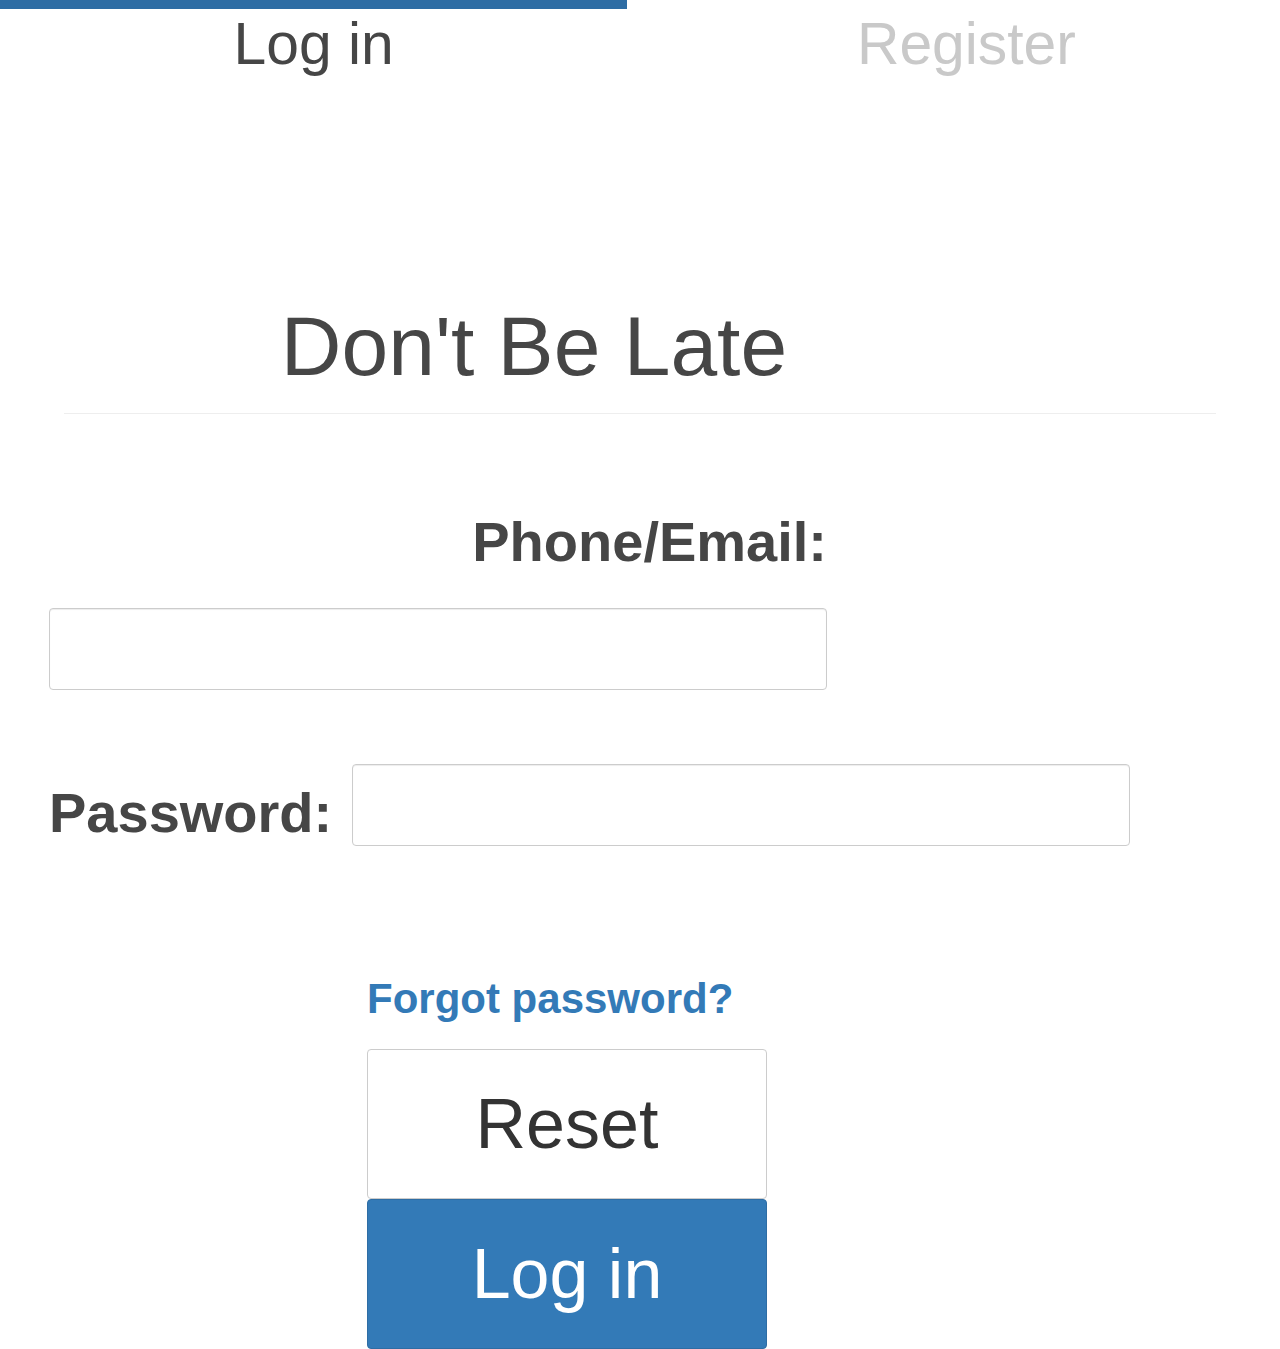
<file: html/index.html>
<!DOCTYPE html>
<html >
<head>
  <meta charset="UTF-8">
  <title>Don't Be Late</title>
  
  <link rel="stylesheet" href="../css/reset.min.css">
	<link rel="stylesheet" href="https://maxcdn.bootstrapcdn.com/bootstrap/3.3.7/css/bootstrap.min.css">
   
  
   <link rel="stylesheet" href="../css/style.css">

  
</head>

<body>
<!-- <div style="text-align:center;clear:both">

</div> -->
  <div class="tab-wrapper">
  
  <ul class="tab-menu">
    <li class="active">Log in</li>
    <li>Register</li>
  
  </ul>
  
  <div class="tab-content">
  <!-- //content shows in the first Tab -->
	<div class="login">
    <h1>Don't Be Late</h1>

  	<hr>

	<div class="row">
      <!-- edit form column -->
        <form class="form-horizontal" role="form" onSubmit="return checkLogin()" id="loginform">
			<span id="notice" class="noti"></span>
          <div class="form-group">
            <label class="col-lg-8 control-label" >Phone/Email:</label>
            <div class="col-lg-8">
              <input class="form-control" type="text" value="" id="entity" maxlength="70">
            </div>
          </div>
          <div class="form-group">
            <label class="col-lg-3 control-label" >Password:</label>
            <div class="col-lg-8">
              <input class="form-control" type="password" value="" id="pwd" maxlength="40">
            </div>
          </div>
          </div>
          <div class="form-group">
            <label class="col-md-3 control-label"></label>
            <div class="col-md-8">
				<a><label id="forgot-password">Forgot password?</label></a></br>
               <input type="reset" class="btn btn-default" value="Reset">
			   &nbsp&nbsp
              <input type="submit" class="btn btn-primary" value="Log in">
              
            </div>
          </div>
        </form>
      </div>
	  <!-- //content shows in the Second Tab -->
    <div class="container">
    <h1>Create a new Account</h1>

  	<hr>

	<div class="row">
      <!-- edit form column -->
	  <form class="form-horizontal" role="form" onSubmit="return checkReg()" id="Regform">
			<div class="form-group">
            <label class="col-lg-3 control-label">Username:</label>
            <div class="col-lg-8">
              <input class="form-control" type="text" value="" maxlength="10" onkeyup="return checkName()" id="regName">
				<label class="noti" id="Namenoti" hidden></label>
			  <label class="noti" >Usernames must be between 3 and 10 characters.<br/><br/></label>
            </div>
          </div>
          <div class="form-group">
            <label class="col-lg-3 control-label">Phone:</label>
            <div class="col-lg-8">
              <input class="form-control" type="text" value="" maxlength="10" onkeyup="return checkPne()" id="regPne">
			  <label class="noti" id="Pnenoti" hidden></label>
			  <label class="noti">We will send you calls or messages as reminders. We will never share your phone number.<br/><br/></label>
            </div>
          </div>
          <div class="form-group">
            <label class="col-lg-3 control-label">Email:</label>
            <div class="col-lg-8">
              <input class="form-control" type="text" value="" onkeyup="return checkEmail()" id="regEmail" maxlength="70">
				<label class="noti" id="Emailnoti" hidden></label>
				<label class="noti">We will never share your email address.<br/><br/></label>
            </div>
          </div>
		  <div class="form-group">
            <label class="col-lg-3 control-label">Password:</label>
            <div class="col-lg-8">
              <input class="form-control" type="password" value="" id="regpwd" onkeyup="return checkPwd()" maxlength="40">
				<label class="noti" id="Pwdnoti" hidden></label>
				<label class="noti">Passwords must be between 6 and 40 characters.<br/><br/></label>
            </div>
				
          </div>
          <div class="form-group">
            <label class="col-lg-3 control-label">Confirm:</label>
            <div class="col-lg-8">
              <input class="form-control" type="password" value="" id="confirm" onkeyup="return checkConpwd()" maxlength="40">
				<label class="noti" id="Connoti" hidden></label>
				<label class="noti">Please confirm your password.<br/><br/></label>
            </div>
			<span id="regnotice" class="noti"></span>	
          </div>

          <div class="form-group">
            <label class="col-md-3 control-label"></label>
            <div class="col-md-8">
               <input type="reset" class="btn btn-default" value="Reset">
				&nbsp&nbsp
              <input type="submit" class="btn btn-primary" value="Create">
              
            </div>
          </div>
        </form>
      </div>
 
</div>
    
  </div><!-- //tab-content -->
  
</div><!-- //tab-wrapper -->




  
  
</div><!-- //tab-wrapper -->
  <script src='../js/jquery.min.js'></script>
	<script  src="../js/formvalid.js"></script>
    <script  src="../js/index.js"></script>

</body>
</html>
</file>
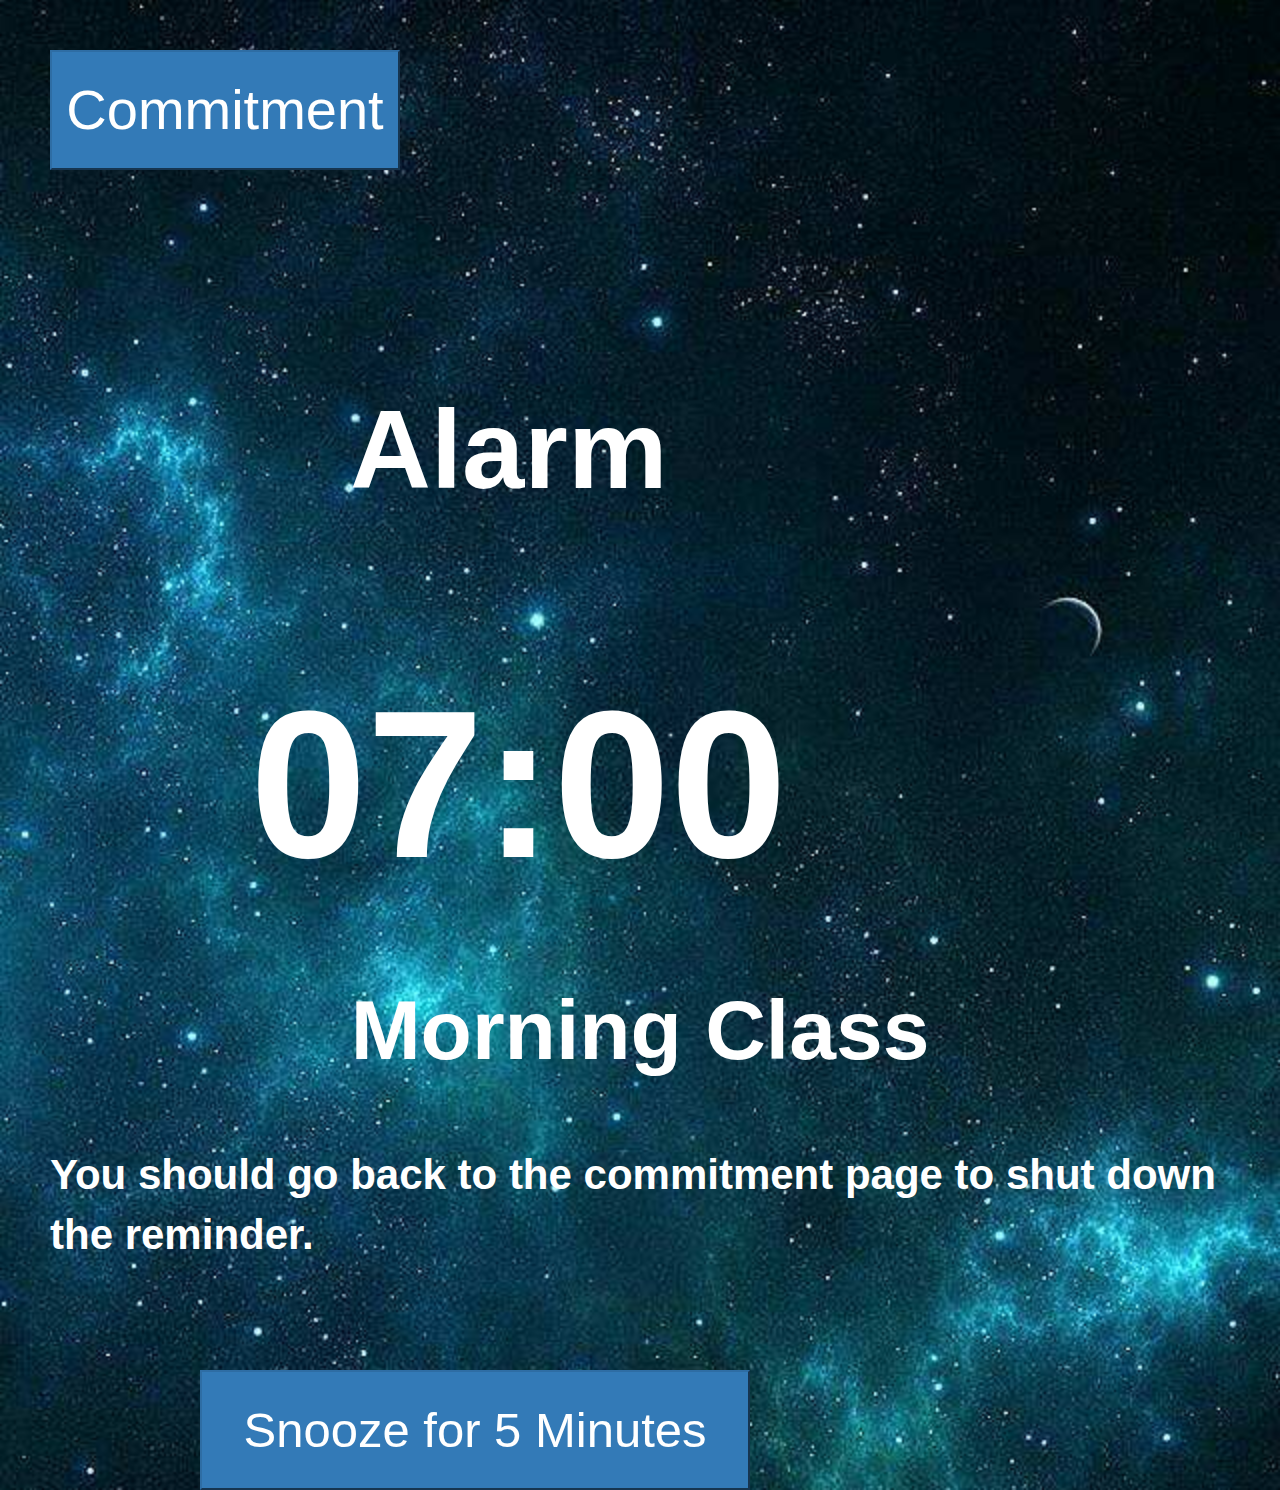
<file: html/alarm.html>
<!DOCTYPE html>
<html >
<header>
	<meta charset="UTF-8">
	<title>Don't Be Late</title>

	
	<link rel="stylesheet" href="https://maxcdn.bootstrapcdn.com/bootstrap/3.3.7/css/bootstrap.min.css">


	<link rel="stylesheet" href="../css/alarmstyle.css">


</header>

<body>
<div>
<div class="cmbtn">
<input type="button" value="Commitment" class="btncm btn-primary">
</div>
<div><label class="alarm">Alarm</label></div>
<div><label class="atime">07:00</label></div>
<div class="cm"><label class="commit">Morning Class</label></div>
<div><label class="notice">You should go back to the commitment page to shut down the reminder.<label></div>
<div><input type="button" value="Snooze for 5 Minutes" class="btnsn btn-primary"></div>

</div>

<script  src="../js/alarmpm.js"></script>
	

	

</body>
</html>
</file>
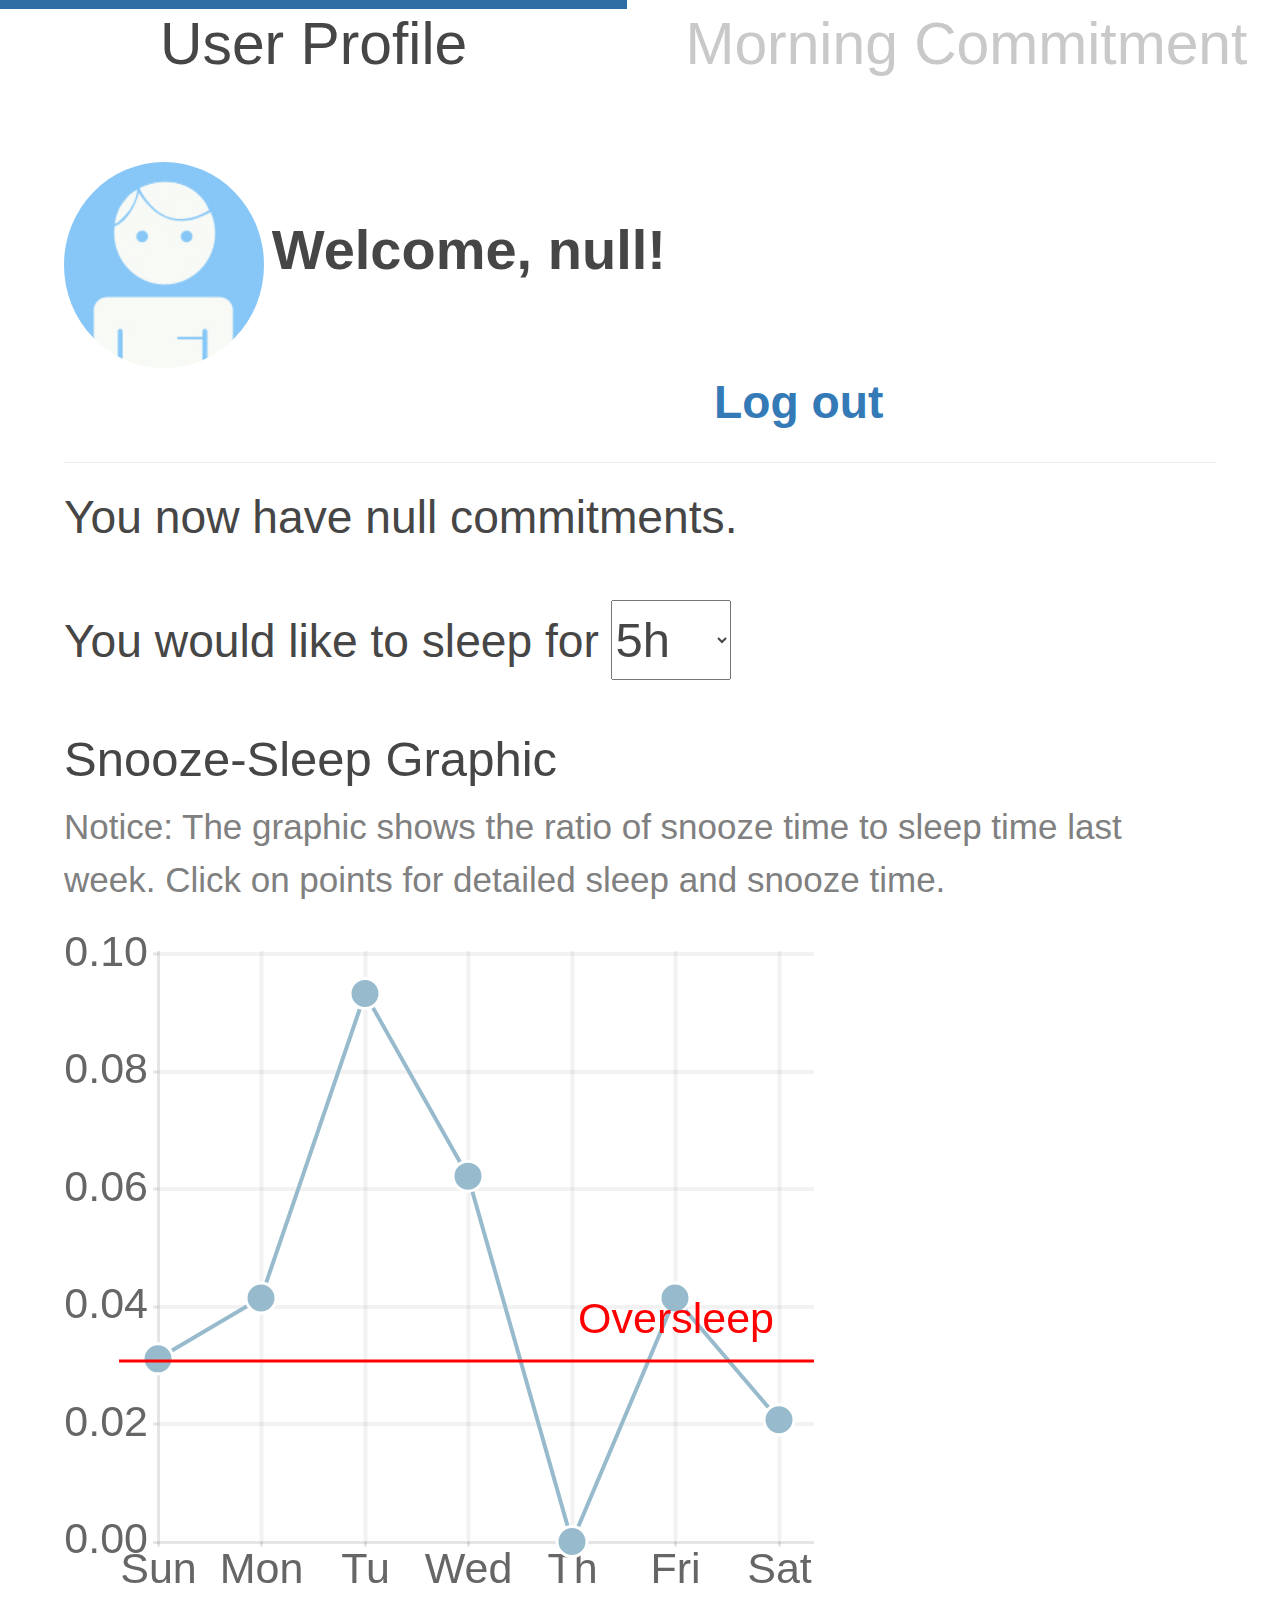
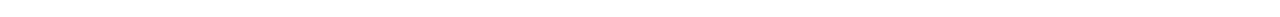
<file: html/main.html>
<!DOCTYPE html>
<html >
<header>
	<meta charset="UTF-8">
	<title>Don't Be Late</title>

	<link rel="stylesheet" href="../css/reset.min.css">
	<link rel="stylesheet" href="https://maxcdn.bootstrapcdn.com/bootstrap/3.3.7/css/bootstrap.min.css">


	<link rel="stylesheet" href="../css/style.css">


</header>

<body>

</div>
<div class="tab-wrapper">

	<ul class="tab-menu">
		<li class="active" id="tab1" onclick="reminderchange()">User Profile</li>
		<li id="tab2" onclick="drawCommit()">Morning Commitment</li>
	</ul>

	<div class="tab-content">
		<!-- //content shows in the first Tab -->
		<div class="profile">
			<img src="../images/head_m.jpg"/>&nbsp&nbsp<label id="CurrentUser" class="welcome">Welcome</label><a onclick="return logout()" id="logout"><br><label class="logout">Log out</label></a></br>	
			<hr>
			<div class="info">
				<label id="ReminderNub" class="noti3"></label><br/><br/><br/>
				<label id="SleepTime" class="noti3"></label>&nbsp&nbsp
				<select id="sleephour" class="selecth" onchange="changesleep()">
					<option value="5">5h</option>
					<option value="6">6h</option>
					<option value="7">7h</option>
					<option value="8">8h</option>
					<option value="9">9h</option>
					<option value="10">10h</option>
				</select><br/><br/><br/>
				<label class="noti4">Snooze-Sleep Graphic</label><br/>
				<label class="noti2">Notice: The graphic shows the ratio of snooze time to sleep time last week. Click on points for detailed sleep and snooze time.</label><br/>
				<canvas id="snooze" width="750" height="700"></canvas>
			</div>
		</div>

		<!-- //content shows in the Second Tab -->
		<div class="commitment">
			//<div class="comm-holder" id="comm"></div>
				<div><img id="imgnone" class="commitment-img" src="../images/sun2.png"></div>
				<label id="Nonrmd" style="font-size:200%;">Commitments you add will show up here.</label>
			<div class="outer" id="rmdform">
				<div class="form-content">
					<div class="form-group2">
						<label class="mc-form" for="usr">Morning Commitment:</label>
						<input type="text" class="form-control" id="name" placeholder="e.g. Morning Yoga">
						<label class="noti" id="comtname" hidden></label>
					</div>
					<div class="form-group2">
						<label class="mc-form" for="usr">Start Time of Commitment:</label>
						<!-- <input type="text" class="form-control" id="usr"> -->
						<input id="time" type="time" value="08:00">&nbsp&nbsp
<!-- 						<select id="apm" class="selecth">
							<option value="a.m." selected>a.m.</option>
							<option value="p.m.">p.m.</option>
						</select> -->
					</div>
					<div class="form-group2">
						<label class="mc-form" for="usr">Preparation Time (Minutes): </label>
						<input type="number" class="form-control" id="prep" placeholder="30">
						<label class="noti" id="comtpt" hidden></label>
					</div>
					<div class="form-group2" id="checkmarks">
						<label class="mc-form" for="usr">Check the commitment frequency: </label>
						<input type="checkbox" class="checkbox" value="Mon" name="date" id="Mon"><label for="Mon" class="noti5">Mon</label>
						<input type="checkbox" class="checkbox" value="Tu" name="date" id="Tu"><label class="noti5" for="Tu">Tu</label>
						<input type="checkbox" class="checkbox" value="Wed" name="date" id="Wed"><label for="Wed" class="noti5">Wed</label>
						<input type="checkbox" class="checkbox" value="Th" name="date" id="Th"><label class="noti5" for="Th">Th</label>
						<input type="checkbox" class="checkbox" value="Fri" name="date" id="Fri"><label for="Fri" class="noti5">Fri</label><br>
						<input type="checkbox" class="checkbox" value="Sat" name="date" id="Sat"><label class="noti5" for="Sat">Sat</label>
						<input type="checkbox" class="checkbox" value="Sun" name="date" id="Sun"><label for="Sun" class="noti5">Sun</label><br>
						<label class="noti" id="comtck" hidden></label>
					</div>

				</div><!-- //form-content -->

				<div class="morning-group">
					<label class="col-md-3 control-label"></label>
					<div class="col-md-8">
						<input type="reset" class="btn btn-default" value="Cancel" onclick="return cancelclick()">
						&nbsp&nbsp
						<input type="submit" class="btn btn-primary" value="Save" onclick="return saveclick()">

					</div>
				</div>

			</div>
			<div class="button-bar">

				<img id="plusbtn" class="button-art" src="../images/add-new2.png" onclick="addreminder()"/>

			</div>

		</div><!-- //tab-content -->

	</div><!-- //tab-wrapper -->



</div><!-- //tab-wrapper -->
<script src='../js/jquery.min.js'></script>
<script  src="../js/formvalid.js"></script>
<script  src="../js/userprofile.js"></script>
<script  src="../js/index.js"></script>
<script  src="../js/Chart.js"></script>
<script  src="../js/commitmentform.js"></script>


</body>
</html>
</file>
<file: css/style.css>
body {
  /*background-color: #383838;*/
  font-family: Arial, sans-serif;
  line-height: 1.5;
  color: #464646;
}

h1 {
  text-align: center;
  font-size: 600%;
  width: 700px;
  position: relative;
  left: 120px;
}

.tab-wrapper {
  /*margin: 60px auto;*/
  /*width: 70%;*/
  /*max-width:500px;*/
}

.tab-menu{
  display: flex;
  justify-content: space-between;
}

.tab-menu li {
  position:relative;
  background-color: #fff;
  color:#bcbcbc;
  display: inline-block;
  /*padding: 20px 40px;*/
  opacity: 0.8;
  cursor:pointer;
  z-index:0;

  text-align: center;
  width: 49%;
  font-size: 420%;
}

.tab-menu li:hover {
  color:#464646;
}

.tab-menu li.active {
  color:#464646;
  opacity: 1;
}

.tab-menu li.active:hover {
  color:#464646;
}

.tab-content>div {
  background-color: #fff;
  box-sizing:border-box;
  width: 100%;
  padding: 5%;   
  min-height:420%;
}

.line {
  position:absolute;
  width: 0;
  height: 10%;
  background-color: #2e6da4;
  top: 0;
  left: 0;
}

.container{

    width:50%;
    margin: auto;
    margin-top: 10%;
    padding: 0;
    border: 2% solid #0F3B75;
    height: 80%;
}
.login{
  width:50%;
  margin: auto;
  margin-top: 10%;
  padding: 0;
  border: 2% solid #0F3B75;
  height: 60%;

}
.col-lg-3
{
	align-items:right;
}

.control-label {
  font-size: 400%;
}

.form-control {
  padding: 40px 50px;
  line-height: 50px;
  font-size: 50px;
}

.btn {
  height: 150px;
  width: 400px;
  font-size: 500%;
}

.button{
  border: none;
  color: #0F3B75;
  padding: 10;
  text-align: center;
  text-decoration: none;
  display: inline-block;
  font-size: 500%;
}

#forgot-password {
  font-size: 300%;
}

/* On mouse-over, add a grey background color */
.container:hover input ~ .checkmark {
  background-color: #ccc;
}






/* MC/UP */


.profile{
	width:50%;
  margin: auto;
  margin-top: 0;
  padding: 0;
  /*border: 3px solid #0F3B75;*/
  height: 1500px;
}
.profile img{
	border-radius:50%;
	width:200px;
	height:15%;
}
.noti{

	font-size:250%;
	color:	#808080;
	font-weight:normal;
}
.noti2{
	font-size:250%;
	color:	#808080;
	font-weight:normal;
}
.noti3{
	font-size:330%;
	font-weight:normal;
}
.noti4{
	font-size:350%;
	font-weight:normal;
}
.noti5{
	font-size:300%;
	font-weight:normal;
	float:left;
	margin-left:4px;
	margin-right:15px;
}
.welcome{
	font-size:400%;
}


#logout {
  font-size: 300%;
}


/* Commitment Page */

.commitment{
  width:80%;
  margin-bottom: 200px;
  /*margin: auto;*/
  /*margin-top: 5%;*/
  /*padding: 0;*/
/* border: 3px solid #0F3B75;*/
  /*height: 80vh;*/
  position: relative;
}

.comm-holder{
	width: 100%;
	height: 80%;
  clear:both;
}

.commitment-wrapper{
  /*background-image: url("../images/Square-512.png");*/
  background-repeat: no-repeat;
  background-size: 100%,auto;
  background-position: center;
  height: 30%;
  width: 100%;
  margin-bottom: 8%;
  /*margin: auto;*/
  /*margin-left: 5%;*/
  /*margin-right: 5%;*/
  position: relative;
  padding: 25px;
  font-size: 40px;
  border-width: 2px;
}

.commitment-img {
	float: center;
	height: 20vh;
	background-image: url("../images/sun2.png");
	background-size: auto,100%;
	background-position:center;
	background-repeat: no-repeat;
	background-size: fi
	padding: 15px;
}

.commitment-button{
  width: 65px;
  height: 65px;
  float: right;
  border-radius: 50%;
  background-color: Green;
  color: white;
  margin: 80px 14px 14px 14px;
  padding-top: 10px;
  text-align: center;
  font-size: 30px;
}
.commitment-button2{
  width: 65px;
  height: 65px;
  float: right;
  border-radius: 50%;
  background-color: #FFD700;
  color: white;
  margin: 80px 14px 14px 14px;
  padding-top: 10px;
  margin-bottom:20px;
  text-align: center;
  font-size: 30px;
}

.commitment-icon{
	float: right;
	height: 50%;
	width: auto;
}

.commitment-name{
  font-size: 60px;
}

.commitment-time{
}
.commitment-date{
font-size:35px;
}

.commitment-prep{
}

.commitment-day-bar{
	width: 100%;
	padding: 0;
	height: 50%;
	float: center;
}
.commitment-day{
  width: 65px;
  height: 65px;
  float: left;
  border-radius: 50%;
  /*background-color: lavender;*/
  color: white;
  margin: 14px;
  padding-top: 10px;
  text-align: center;
}

.button-bar {
  position: fixed;
  height: 150px;
  /*padding-top: 10%;*/
  bottom: 5%;
  right: 5%;
  text-align: right;
  /*clear:both;*/

}

.button-art {
  /*float: right;*/
  position: fixed;
  /*position:sticky;*/
  bottom: 5%;
  right: 5%;
  height: 150px;
  text-align: right;
}







/* Form Page */

.form-wrapper {
  /*margin: 60px auto;*/
  /*width: 70%;*/
  /*max-width:500px;*/
}

.form-menu{
  display: flex;
  /*justify-content: space-between;*/
}

.form-menu div {
  position:relative;
  background-color: white;
  color:#bcbcbc;
  /*display: inline-block;*/
  padding: 20px 40px;
  /*opacity: 0.8;*/
  cursor:pointer;
  z-index:0;

  text-align: center;
  width: 50%;
  font-size: 500%;
}

.form-content {
  position: relative;
  /*margin-right:10%;*/
  margin-left: 2%;
  margin-right: 2%;
  /*padding-top: 5%;*/
  /*margin-top: 10%;*/
}

.form-group2 {
  padding-top: 2%;
  padding-bottom: 15%;
}

#checkmarks {
  font-size: 15px;
}

.form-group {
  padding-top: 5%;
  /*text-align: center;*/
  /*font-size: 300%;*/
}

.morning-group{
  padding-top: 20%;
  text-align: center;
}

.mc-form {
  font-size: 400%;
}

.form-group label{
  padding-top: 2%;
  padding-bottom: 2%;
  /*font-size: 500%;*/
  /*padding-right: 60%;*/
}

.outer {
  /*padding-top:5%;*/
  background-color: #fff;
  box-sizing:border-box;
    /*width: 100%;*/
  /*padding: 50px;   */
  min-height:600px;
  margin-top: 0;
  position: relative;
  /*margin: 0 auto;*/
  /*margin-left: 10%;*/
  display:none;
  
}

#time {
  border: 1px solid #ccc;
  border-radius: 4px;
  font-size: 400%;
}
.selecth{
width:120px;
height:80px;
font-size:350%;
}
.selecth option{
font-size:40%
}
.logout{
margin-left:650px;
font-size:110%
}
.checkbox{
width:50px;
height:50px;
float:left;
}
.boxes{
height:80px;
width:100%;
}
</file>
<file: css/alarmstyle.css>
body {
  /*background-color: #383838;*/
  font-family: Arial, sans-serif;
  background-size:200%;
  background:url(../images/night.jpg) no-repeat;
  height:100%;
  width:100%;
  overflow: hidden;
  background-size:cover;
}
.btncm{
	margin-left:50px;
	margin-top:50px;
	height: 120px;
	width: 350px;
	font-size: 400%;
}
.alarm{
	margin-left:350px;
	margin-top:200px;
	font-size: 800%;
	color:#FFF;
}
.atime{
	margin-left:250px;
	margin-top:100px;
	font-size: 1500%;
	color:#FFF;
	
}
.cm{
	margin-top:30px;
	text-align:center;

}
.commit{
	
	font-size: 600%;
	color:#FFF;
}
.notice{
	margin-left:50px;
	margin-top:50px;
	font-size: 300%;
	color:#FFF;
	
	
}
.btnsn{
	margin-left:200px;
	margin-top:100px;
	height: 120px;
	width: 550px;
	font-size: 350%;
	
}
</file>
